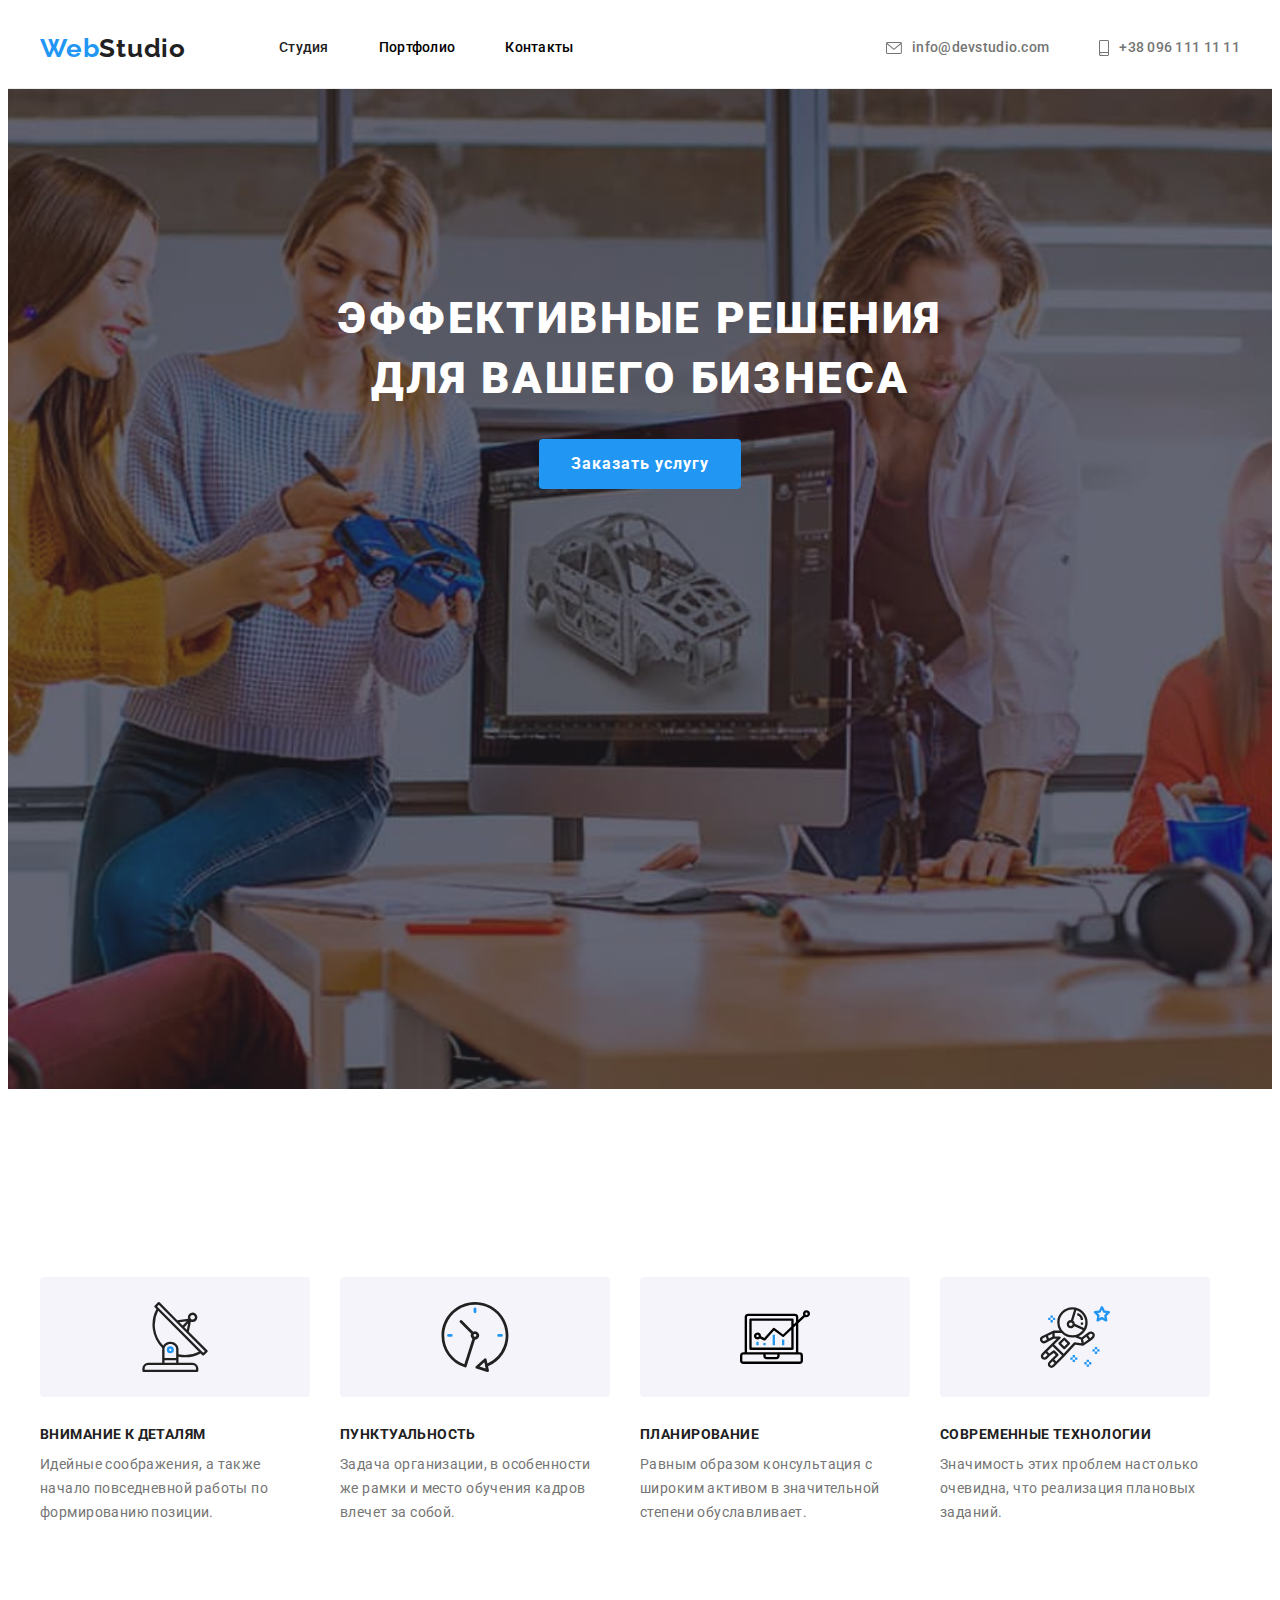
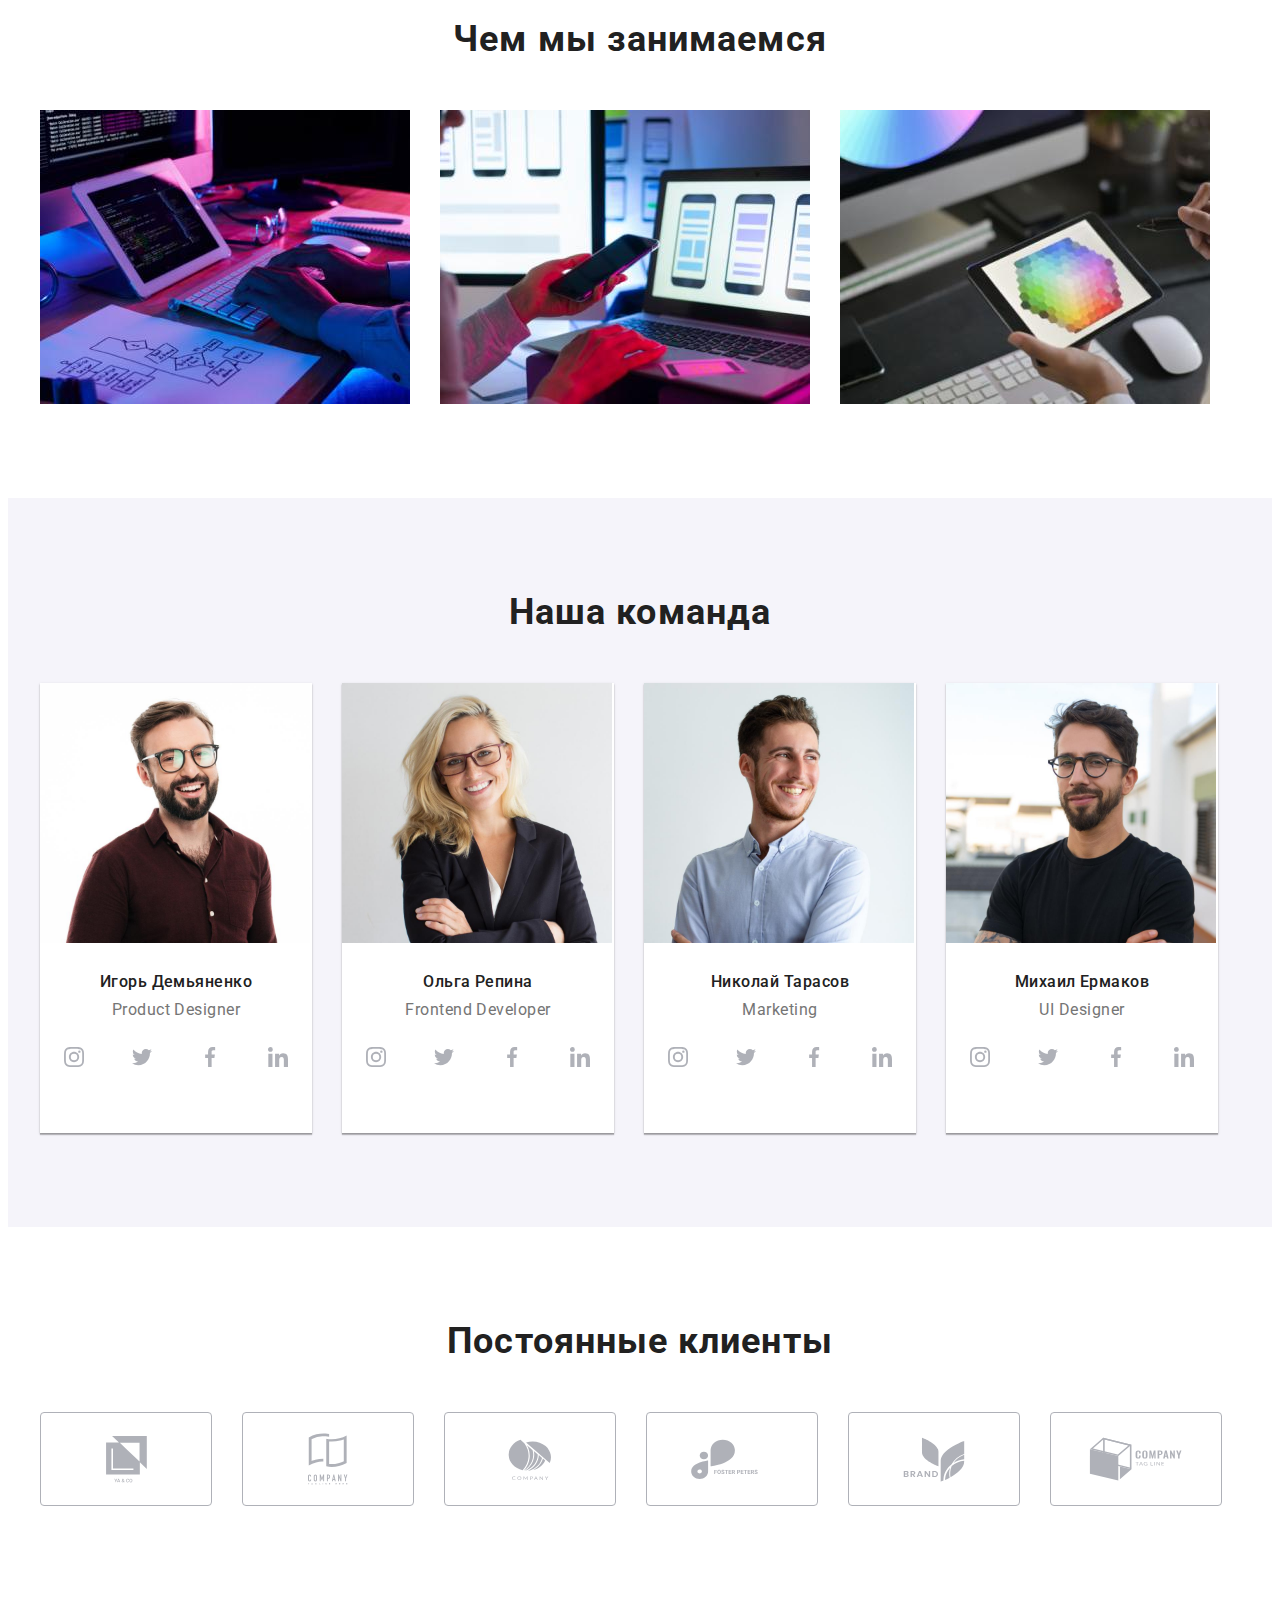
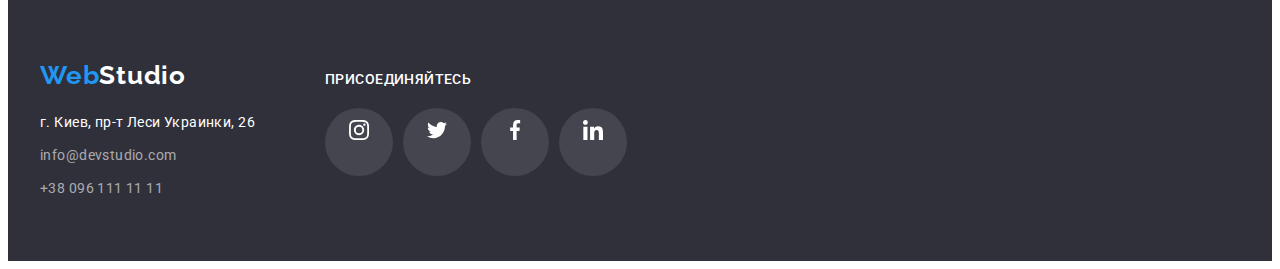
<file: index.html>
<!DOCTYPE html>
<html lang="ru">
<head>
    <meta charset="UTF-8">
    <meta http-equiv="X-UA-Compatible" content="IE=edge">
    <meta name="viewport" content="width=device-width, initial-scale=1.0">
    <title>Студия</title>
    <link rel="preconnect" href="https://fonts.googleapis.com">
    <link rel="preconnect" href="https://fonts.gstatic.com" crossorigin>
    <link href="https://fonts.googleapis.com/css2?family=Raleway:wght@700&family=Roboto:wght@400;500;700;900&display=swap"
        rel="stylesheet">
    <link rel="stylesheet" href="https://cdnjs.cloudflare.com/ajax/libs/modern-normalize/1.1.0/modern-normalize.min.css"
        integrity="sha512-wpPYUAdjBVSE4KJnH1VR1HeZfpl1ub8YT/NKx4PuQ5NmX2tKuGu6U/JRp5y+Y8XG2tV+wKQpNHVUX03MfMFn9Q=="
        crossorigin="anonymous" referrerpolicy="no-referrer" />
    <link rel="stylesheet" href="./styles/styles.css">
    
    
</head>
<body>
    <header class="page-header">
        <div class="container">
            <nav class="main-nav">
                <a href="./index.html" class="logo-header"><span class="web">Web</span><span class="studio-black">Studio</span></a>
            
                <ul class="site-nav list">
                    <li class="item"><a href="./index.html" class="link current">Студия</a></li>
                    <li class="item"><a href="./portfolio.html" class="link">Портфолио</a></li>
                    <li class="item"><a href="" class="link">Контакты</a></li>
                </ul>

                <ul class="site-contacts list">
                    <li class="item"><a href="mailto:info@devstudio.com" class="link-header">
                        <svg class="contacts-icon" width="16px" height="12px">
                            <use href="images\icon.svg#mail"></use>
                        </svg> info@devstudio.com</a></li>
                    <li class="item"><a href="tel:+380961111111" class="link-header">
                        <svg class="contacts-icon" width="10px" height="16px">
                            <use href="images\icon.svg#tel"></use>
                        </svg> +38 096 111 11 11</a></li>
                </ul>
            
            </nav>
        </div>
       
    </header>

    <main>
        <section class="hero">
            <div class="overlay">
                <h1 class="hero-title">Эффективные решения <br> для вашего бизнеса</h1>
                <button type="button" class="button-hero">Заказать услугу</button>
            </div>
            
        </section>
        
        <section class="features">
            <div class="container">
                <h2 class="features-post hidden">Преимущества компании</h2>
                <ul class="features-list list">
                    <li class="item">
                        <div class="features-icons">
                            <svg class="features-icon">
                                <use href="images\icon.svg#antenna" width="70px" height="70px"></use>
                            </svg>
                        </div>
                        <h3 class="features-list-title">Внимание к деталям</h3>
                        <p class="features-list-text">Идейные соображения, а также начало повседневной работы по формированию позиции.
                        </p>
                    </li>
                    <li class="item">
                        <div class="features-icons">
                            <svg class="features-icon">
                                <use href="images\icon.svg#clock" width="70px" height="70px"></use>
                            </svg>
                        </div>
                        <h3 class="features-list-title">Пунктуальность</h3>
                        <p class="features-list-text">Задача организации, в особенности же рамки и место обучения кадров влечет за
                            собой.</p>
                    </li>
                    <li class="item">
                        <div class="features-icons">
                            <svg class="features-icon">
                                <use href="images\icon.svg#diagram" width="70px" height="70px"></use>
                            </svg>
                        </div>
                        <h3 class="features-list-title">Планирование</h3>
                        <p class="features-list-text">Равным образом консультация с широким активом в значительной степени
                            обуславливает.</p>
                    </li>
                    <li class="item">
                        <div class="features-icons">
                            <svg class="features-icon">
                                <use href="images\icon.svg#astronaut" width="70px" height="70px"></use>
                            </svg>
                        </div>
                        <h3 class="features-list-title">Современные технологии</h3>
                        <p class="features-list-text">Значимость этих проблем настолько очевидна, что реализация плановых заданий.</p>
                    </li>
                </ul>
            </div>
        </section>
        
        <section class="cards-section">
            <div class="container">
                <h2 class="section-post">Чем мы занимаемся</h2>
                
                <ul class="cards list">
                    <li class="item">
                        <a href="">
                            <img src="./images/box1.jpg" alt="картинка1" width="370" height="294">
                        </a>
                    </li>
                    <li class="item">
                        <a href="">
                            <img src="./images/box2.jpg" alt="картинка2" width="370" height="294">
                        </a>
                    </li>
                    <li class="item">
                        <a href="">
                            <img src="./images/box3.jpg" alt="картинка3" width="370" height="294">
                        </a>
                    </li>
                </ul>
            </div>
            
        </section>
        
        <section class="team-section">
            <div class="container">
                <h2 class="section-post">Наша команда</h2>
                <ul class="team-list list">
                    <li class="item">
                        <img src="images/igor.jpg" alt="Игорь Демьяненко" width="270" height="260">
                        <div class="team-title-text">
                            <h3 class="team-list-title">Игорь Демьяненко</h3>
                            <p class="team-list-text" lang="en">Product Designer</p>
                            <ul class="social-list">
                                <li>
                                    <a class="social-icons" href="">
                                        <svg class="social-icon"  width="20px" height="20px">
                                            <use href="images\icon.svg#instagram"></use>
                                        </svg>
                                    </a>
                                </li>
                                <li>
                                    <a class="social-icons" href="">
                                        <svg class="social-icon" width="20px" height="20px">
                                            <use href="images\icon.svg#twitter"></use>
                                        </svg>
                                    </a>
                                </li>
                                <li>
                                    <a class="social-icons" href="">
                                        <svg class="social-icon" width="20px" height="20px">
                                            <use href="images\icon.svg#facebook"></use>
                                        </svg>
                                    </a>
                                </li>
                                <li>
                                    <a class="social-icons" href="">
                                        <svg class="social-icon" width="20px" height="20px">
                                            <use href="images\icon.svg#linkedin"></use>
                                        </svg>
                                    </a>
                                </li>
                            </ul>
                        </div>
                    </li>
                    <li class="item">
                        <img src="images/olga.jpg" alt="Ольга Репина" width="270" height="260">
                        <div class="team-title-text">
                            <h3 class="team-list-title">Ольга Репина</h3>
                            <p class="team-list-text" lang="en">Frontend Developer</p>
                            <ul class="social-list">
                                <li>
                                    <a class="social-icons" href="">
                                        <svg class="social-icon" width="20px" height="20px">
                                            <use href="images\icon.svg#instagram"></use>
                                        </svg>
                                    </a>
                                </li>
                                <li>
                                    <a class="social-icons" href="">
                                        <svg class="social-icon" width="20px" height="20px">
                                            <use href="images\icon.svg#twitter"></use>
                                        </svg>
                                    </a>
                                </li>
                                <li>
                                    <a class="social-icons" href="">
                                        <svg class="social-icon" width="20px" height="20px">
                                            <use href="images\icon.svg#facebook"></use>
                                        </svg>
                                    </a>
                                </li>
                                <li>
                                    <a class="social-icons" href="">
                                        <svg class="social-icon" width="20px" height="20px">
                                            <use href="images\icon.svg#linkedin"></use>
                                        </svg>
                                    </a>
                                </li>
                            </ul>
                        </div>
                    </li>
                    <li class="item">
                        <img src="images/nik.jpg" alt="Николай Тарасов" width="270" height="260">
                        <div class="team-title-text">
                            <h3 class="team-list-title">Николай Тарасов</h3>
                            <p class="team-list-text" lang="en">Marketing</p>
                            <ul class="social-list">
                                <li>
                                    <a class="social-icons" href="">
                                        <svg class="social-icon" width="20px" height="20px">
                                            <use href="images\icon.svg#instagram"></use>
                                        </svg>
                                    </a>
                                </li>
                                <li>
                                    <a class="social-icons" href="">
                                        <svg class="social-icon" width="20px" height="20px">
                                            <use href="images\icon.svg#twitter"></use>
                                        </svg>
                                    </a>
                                </li>
                                <li>
                                    <a class="social-icons" href="">
                                        <svg class="social-icon" width="20px" height="20px">
                                            <use href="images\icon.svg#facebook"></use>
                                        </svg>
                                    </a>
                                </li>
                                <li>
                                    <a class="social-icons" href="">
                                        <svg class="social-icon" width="20px" height="20px">
                                            <use href="images\icon.svg#linkedin"></use>
                                        </svg>
                                    </a>
                                </li>
                            </ul>
                        </div>
                    </li>
                    <li class="item">
                        <img src="images/mike.jpg" alt="Михаил Ермаков" width="270" height="260">
                        <div class="team-title-text">
                            <h3 class="team-list-title">Михаил Ермаков</h3>
                            <p class="team-list-text" lang="en">UI Designer</p>
                            <ul class="social-list">
                                <li>
                                    <a class="social-icons" href="">
                                        <svg class="social-icon" width="20px" height="20px">
                                            <use href="images\icon.svg#instagram"></use>
                                        </svg>
                                    </a>
                                </li>
                                <li>
                                    <a class="social-icons" href="">
                                        <svg class="social-icon" width="20px" height="20px">
                                            <use href="images\icon.svg#twitter"></use>
                                        </svg>
                                    </a>
                                </li>
                                <li>
                                    <a class="social-icons" href="">
                                        <svg class="social-icon" width="20px" height="20px">
                                            <use href="images\icon.svg#facebook"></use>
                                        </svg>
                                    </a>
                                </li>
                                <li>
                                    <a class="social-icons" href="">
                                        <svg class="social-icon" width="20px" height="20px">
                                            <use href="images\icon.svg#linkedin"></use>
                                        </svg>
                                    </a>
                                </li>
                            </ul>
                        </div>
                    </li>
                </ul>
            </div>
            
        
        </section>

        <section class="clients-section">
            <div class="container">
                <h2 class="section-post">Постоянные клиенты</h2>
                <ul class="clients-list">
                    <li class="item">
                        <div>
                            <a class="clients-icon" href="">
                            <svg class="icon-company" width="41px" height="46.7px">
                                <use href="images\icon.svg#company1"></use>
                            </svg>
                        </a>
                        </div>
                    </li>
                    <li class="item">
                        <div>
                            <a class="clients-icon" href="">
                                <svg class="icon-company" width="40px" height="52px">
                                    <use href="images\icon.svg#company2"></use>
                                </svg>
                            </a>
                        </div>
                    </li>
                    <li class="item">
                        <div>
                            <a class="clients-icon" href="">
                                <svg class="icon-company" width="43.46px" height="41.18px">
                                    <use href="images\icon.svg#company3"></use>
                                </svg>
                            </a>
                        </div>
                    </li>
                    <li class="item">
                        <div>
                            <a class="clients-icon" href="">
                                <svg class="icon-company" width="84.88px" height="40.62px">
                                    <use href="images\icon.svg#company4"></use>
                                </svg>
                            </a>
                        </div>
                    </li>
                    <li class="item">
                        <div>
                            <a class="clients-icon" href="">
                                <svg class="icon-company" width="62.54px" height="45.43px">
                                    <use href="images\icon.svg#company5"></use>
                                </svg>
                            </a>
                        </div>
                    </li>
                    <li class="item">
                        <div>
                            <a class="clients-icon" href="">
                                <svg class="icon-company" width="93.79px" height="43.93px">
                                    <use href="images\icon.svg#company6"></use>
                                </svg>
                            </a>
                        </div>
                    </li>
                    
                  
                </ul>
            </div>
        </section>

    </main>

    <footer>
        <div class="footer-list container">
            <div class="contacts-footer">
                <a class="logo-footer" href=""><span class="web">Web</span><span class="studio-white">Studio</span></a>
                <p class="city">г. Киев, пр-т Леси Украинки, 26</p>
                <address>
                    <a href="mailto:nfo@devstudio.com" class="footer-link-mail">info@devstudio.com</a>
                    <a href="tel:+380961111111" class="footer-link-tel">+38 096 111 11 11</a>
                </address>
            
            </div>
            <div class="join-footer">
                <h3 class="join-section-title">Присоединяйтесь</h3>
                <ul class="social-list-footer">
                    <li>
                        <a class="social-icons-footer" href="">
                            <svg class="social-icon-footer" width="20px" height="20px">
                                <use href="images\icon.svg#instagram"></use>
                            </svg>
                        </a>
                    </li>
                    <li>
                        <a class="social-icons-footer" href="">
                            <svg class="social-icon-footer" width="20px" height="20px">
                                <use href="images\icon.svg#twitter"></use>
                            </svg>
                        </a>
                    </li>
                    <li>
                        <a class="social-icons-footer" href="">
                            <svg class="social-icon-footer" width="20px" height="20px">
                                <use href="images\icon.svg#facebook"></use>
                            </svg>
                        </a>
                    </li>
                    <li>
                        <a class="social-icons-footer" href="">
                            <svg class="social-icon-footer" width="20px" height="20px">
                                <use href="images\icon.svg#linkedin"></use>
                            </svg>
                        </a>
                    </li>
                </ul>
            </div>
        </div>
        
        
    </footer>

</body>
</html>
</file>
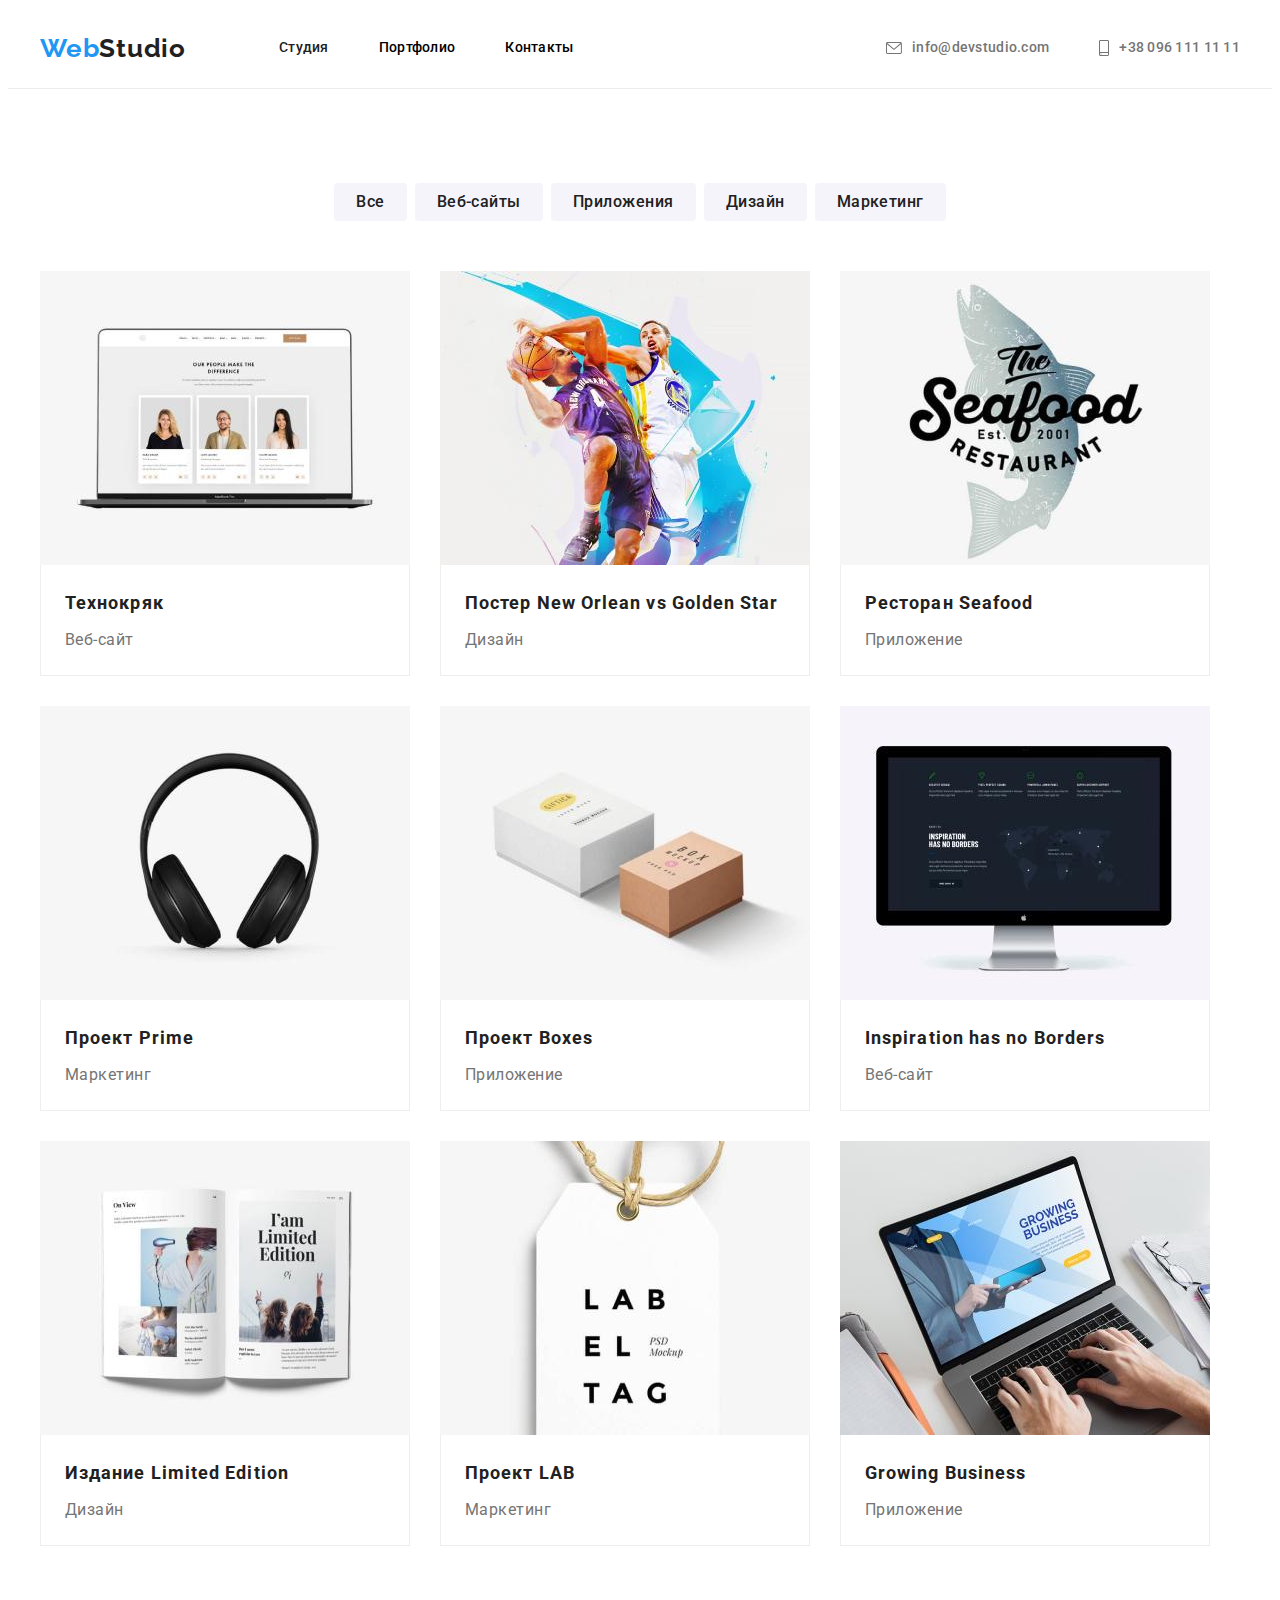
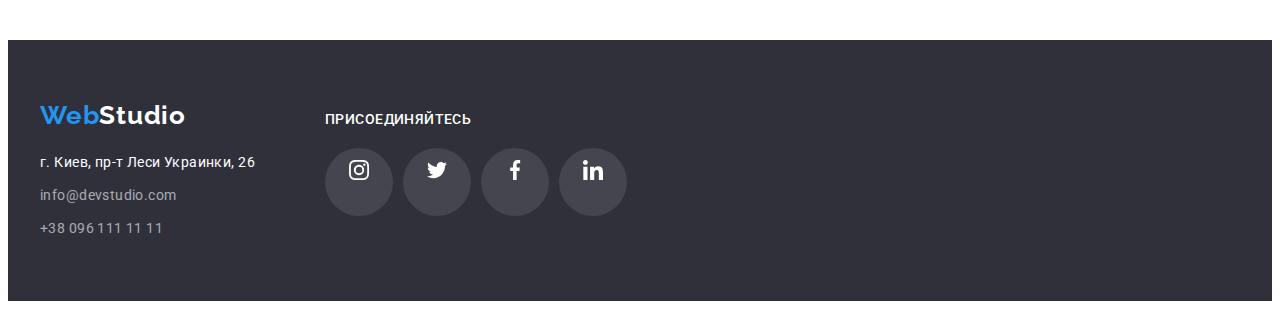
<file: portfolio.html>
<!DOCTYPE html>
<html lang="ru">
<head>
    <meta charset="UTF-8">
    <meta http-equiv="X-UA-Compatible" content="IE=edge">
    <meta name="viewport" content="width=device-width, initial-scale=1.0">
    <title>Портфолио</title>
    <link rel="preconnect" href="https://fonts.googleapis.com">
    <link rel="preconnect" href="https://fonts.gstatic.com" crossorigin>
    <link href="https://fonts.googleapis.com/css2?family=Raleway:wght@700&family=Roboto:wght@400;500;700;900&display=swap"
        rel="stylesheet">
    <link rel="stylesheet" href="https://cdnjs.cloudflare.com/ajax/libs/modern-normalize/1.1.0/modern-normalize.min.css"
        integrity="sha512-wpPYUAdjBVSE4KJnH1VR1HeZfpl1ub8YT/NKx4PuQ5NmX2tKuGu6U/JRp5y+Y8XG2tV+wKQpNHVUX03MfMFn9Q=="
        crossorigin="anonymous" referrerpolicy="no-referrer" />
    <link rel="stylesheet" href="./styles/styles.css">


</head>

<body>
    <header class="page-header">
        <div class="container">
            <nav class="main-nav">
                <a href="./index.html" class="logo-header"><span class="web">Web</span><span
                        class="studio-black">Studio</span></a>
    
                <ul class="site-nav list">
                    <li class="item"><a href="./index.html" class="link current">Студия</a></li>
                    <li class="item"><a href="./portfolio.html" class="link">Портфолио</a></li>
                    <li class="item"><a href="" class="link">Контакты</a></li>
                </ul>
    
                <ul class="site-contacts list">
                    <li class="item"><a href="mailto:info@devstudio.com" class="link-header">
                            <svg class="contacts-icon" width="16px" height="12px">
                                <use href="images\icon.svg#mail"></use>
                            </svg> info@devstudio.com</a></li>
                    <li class="item"><a href="tel:+380961111111" class="link-header">
                            <svg class="contacts-icon" width="10px" height="16px">
                                <use href="images\icon.svg#tel"></use>
                            </svg> +38 096 111 11 11</a></li>
                </ul>
    
            </nav>
        </div>
    
    </header>


    <main>
       <section>
           <div class="container">
            <h2 class="filter-title hidden">Portfolio</h2>
            <ul class="filter-title-list list">
                <li class="item"><button type="button" class="filter-button">Все</button></li>
                <li class="item"><button type="button" class="filter-button">Веб-сайты</button></li>
                <li class="item"><button type="button" class="filter-button">Приложения</button></li>
                <li class="item"><button type="button" class="filter-button">Дизайн</button></li>
                <li class="item"><button type="button" class="filter-button">Маркетинг</button></li>
            </ul>
            
            <ul class="works-list list">
                <li class="item">
                    <img src="./images/технокряк.jpg" alt="технокряк" width="370">
                    <div class="works-title-text">
                        <h3 class="works-list-title">Технокряк</h3>
                        <p class="works-list-text">Веб-сайт</p>
                    </div>
                </li>
                <li class="item">
                    <img src="./images/орлеан.jpg" alt="орлеан" width="370">
                   <div class="works-title-text">
                        <h3 class="works-list-title">Постер New Orlean vs Golden Star</h3>
                        <p class="works-list-text">Дизайн</p>
                   </div>
                </li>
                <li class="item">
                    <img src="./images/seafood.jpg" alt="ресторан" width="370">
                    <div class="works-title-text">
                        <h3 class="works-list-title">Ресторан Seafood</h3>
                        <p class="works-list-text">Приложение</p>
                    </div>
                </li>
                <li class="item">
                    <img src="./images/наушники.jpg" alt="наушники" width="370">
                    <div class="works-title-text">
                        <h3 class="works-list-title">Проект Prime</h3>
                        <p class="works-list-text">Маркетинг</p>
                    </div>
                </li>
                <li class="item">
                    <img src="./images/boxes.jpg" alt="коробки" width="370">
                    <div class="works-title-text">
                        <h3 class="works-list-title">Проект Boxes</h3>
                        <p class="works-list-text">Приложение</p>
                    </div>
                </li>
                <li class="item">
                    <img src="./images/монитор.jpg" alt="монитор" width="370">
                    <div class="works-title-text">
                        <h3 class="works-list-title" lang="en">Inspiration has no Borders</h3>
                        <p class="works-list-text">Веб-сайт</p>
                    </div>
                </li>
                <li class="item">
                    <img src="./images/книга.jpg" alt="book" width="370">
                    <div class="works-title-text">
                        <h3 class="works-list-title">Издание Limited Edition</h3>
                        <p class="works-list-text">Дизайн</p>
                    </div>
                </li>
                <li class="item">
                    <img src="./images/лаб.jpg" alt="lab" width="370">
                    <div class="works-title-text">
                        <h3 class="works-list-title">Проект LAB</h3>
                        <p class="works-list-text">Маркетинг</p>
                    </div>
                </li>
                <li class="item">
                    <img src="./images/ноут.jpg" alt="notebook" width="370">
                    <div class="works-title-text">
                        <h3 class="works-list-title" lang="en">Growing Business</h3>
                        <p class="works-list-text">Приложение</p>
                    </div>
                </li>
            </ul>
           </div>
            
       </section>

    </main>

<footer>
    <div class="footer-list container">
        <div class="contacts-footer">
            <a class="logo-footer" href=""><span class="web">Web</span><span class="studio-white">Studio</span></a>
            <p class="city">г. Киев, пр-т Леси Украинки, 26</p>
            <address>
                <a href="mailto:nfo@devstudio.com" class="footer-link-mail">info@devstudio.com</a>
                <a href="tel:+380961111111" class="footer-link-tel">+38 096 111 11 11</a>
            </address>

        </div>
        <div class="join-footer">
            <h3 class="join-section-title">Присоединяйтесь</h3>
            <ul class="social-list-footer">
                <li>
                    <a class="social-icons-footer" href="">
                        <svg class="social-icon-footer" width="20px" height="20px">
                            <use href="images\icon.svg#instagram"></use>
                        </svg>
                    </a>
                </li>
                <li>
                    <a class="social-icons-footer" href="">
                        <svg class="social-icon-footer" width="20px" height="20px">
                            <use href="images\icon.svg#twitter"></use>
                        </svg>
                    </a>
                </li>
                <li>
                    <a class="social-icons-footer" href="">
                        <svg class="social-icon-footer" width="20px" height="20px">
                            <use href="images\icon.svg#facebook"></use>
                        </svg>
                    </a>
                </li>
                <li>
                    <a class="social-icons-footer" href="">
                        <svg class="social-icon-footer" width="20px" height="20px">
                            <use href="images\icon.svg#linkedin"></use>
                        </svg>
                    </a>
                </li>
            </ul>
        </div>
    </div>


</footer>
</body>
</html>
</file>
<file: styles/styles.css>
:root {
  --primary-text-color: #212121;
  --accent-color: #2196f3;
  --secondary-text-color: #757575;
  --white-text-color: #ffffff;
  --background-white-color: #e5e5e5;
  --background-grey-color: #f5f4fa;
}

body {
  font-family: Roboto, sans-serif;
}

/*---------- утилиты -------------*/

.list {
  list-style: none;
  padding: 0;
  margin: 0;
}

.container {
  width: 1200px;
  padding-left: 15px;
  padding-right: 15px;
  margin: 0 auto;
}

p,
h1,
h2,
h3 {
  margin: 0;
}

ul {
  margin: 0;
  padding: 0;
  list-style: none;
}

img {
  display: block;
}

.link {
  text-decoration: none;
}

section {
  padding-top: 94px;
  padding-bottom: 94px;
}

.section-post {
  text-align: center;
}

/*---------- лого -------------*/

.page-header {
  border-bottom: 1px solid #ececec;
}

.logo-header {
  margin-right: 93px;
  text-align: left;
}

.logo-header,
.logo-footer {
  font-family: Raleway, sans-serif;
  font-weight: 700;
  font-size: 26px;
  line-height: 1.19;
  text-decoration: none;
  letter-spacing: 0.03em;
}

.web {
  color: #2196f3;
}

.studio-black {
  font-family: Raleway, sans-serif;
  color: #212121;
}

/*---------- site nav -------------*/
.main-nav {
  display: flex;
  align-items: center;
}

.site-nav {
  display: flex;
}

.site-nav .item:not(:last-child) {
  margin-right: 50px;
}

.site-nav .link {
  display: block;
  padding-top: 32px;
  padding-bottom: 32px;

  font-weight: 500;
  font-size: 14px;
  line-height: 1.14;
  letter-spacing: 0.02em;
  color: inherit;
  text-decoration: none;
  background-color: #ffffff;
}

.site-nav .link:hover,
.site-nav .link:focus {
  color: var(--accent-color);
}

.site-nav .link.current {
  color: var(--primary-text-color);
}

/*---------- site contacts -------------*/

.site-contacts {
  display: flex;
  margin-left: auto;
}

.site-contacts .item + .item {
  margin-left: 50px;
}

.link-header {
  display: flex;
  align-items: center;
  justify-content: center;
  font-weight: 500;
  font-size: 14px;
  line-height: 1.14;
  letter-spacing: 0.02em;
  color: var(--secondary-text-color);
  text-decoration: none;
}

.link-header:hover,
.link-header:focus {
  color: var(--accent-color);
}

.link-header:hover .contacts-icon,
.link-header:focus .contacts-icon {
  fill: var(--accent-color);
}

.contacts-icon {
  margin-right: 10px;
  fill: var(--secondary-text-color);
}

/*---------- Hero -------------*/
.overlay {
  padding-top: 200px;
  padding-bottom: 200px;
  max-width: 1600px;
  height: 600px;
  margin-left: auto;
  margin-right: auto;
  background-image: linear-gradient(
      rgba(47, 48, 58, 0.4),
      rgba(47, 48, 58, 0.4)
    ),
    url(../images/hero.jpg);

  background-position: center;
  background-size: cover;
  background-repeat: no-repeat;
}

.hero {
  text-align: center;
  padding-top: 0;
}

.hero-title {
  margin-bottom: 30px;
  font-weight: 900;
  font-size: 44px;
  line-height: 1.36;
  letter-spacing: 0.06em;
  text-transform: uppercase;
  color: #ffffff;
}

.button-hero {
  text-align: center;
  padding: 10px 32px 10px 32px;
  border: none;
  border-radius: 4px;
  font-size: 16px;
  font-family: inherit;
  font-weight: 700;
  line-height: 1.88;
  letter-spacing: 0.06em;
  text-decoration: none;
  cursor: pointer;
  color: #ffffff;
  background-color: #2196f3;
}

/*---------- features -------------*/

.features-icons {
  display: flex;
  height: 120px;
  background-color: #f5f4fa;
  border-radius: 4px;
  align-items: center;
  justify-content: center;
  margin-bottom: 30px;
}

.features-icon {
  width: 70px;
  height: 70px;
}

.features-list {
  display: flex;
}

.features-list .item {
  width: 270px;
}

.features-list .item:not(:last-child) {
  margin-right: 30px;
}

.features-list-title {
  margin-bottom: 10px;
}

.section-post {
  margin-bottom: 50px;
  font-weight: 700;
  font-size: 36px;
  line-height: 1.14;
  letter-spacing: 0.03em;
  color: var(--primary-text-color);
}

.hidden {
  position: absolute;
  white-space: nowrap;
  width: 1px;
  height: 1px;
  overflow: hidden;
  border: 0;
  padding: 0;
  clip: rect(0 0 0 0);
  clip-path: inset(50%);
  margin: -1px;
}

.features-list-title {
  font-weight: 700;
  font-size: 14px;
  line-height: 1.14;
  letter-spacing: 0.03em;
  text-transform: uppercase;
  color: var(--primary-text-color);
}

.features-list-text {
  font-size: 14px;
  line-height: 1.71;
  letter-spacing: 0.03em;
  color: var(--secondary-text-color);
}

/*---------- cards works -------------*/

.cards {
  display: flex;
}

.cards-section {
  padding-top: 0;
}

.cards .item:not(:last-child) {
  margin-right: 30px;
}

/*---------- team -------------*/

.team-title-text {
  padding-bottom: 30px;
  padding-top: 30px;
}

.team-list {
  display: flex;
  text-align: center;
}

.team-list-title {
  margin-bottom: 10px;
  font-size: 16px;
  font-weight: 500;
  line-height: 1.14;
  letter-spacing: 0.03em;
  color: var(--primary-text-color);
}

.team-list-text {
  font-size: 16px;
  line-height: 1.14;
  letter-spacing: 0.03em;
  color: var(--secondary-text-color);
  margin-bottom: 16px;
}

.team-list .item:not(:last-child) {
  margin-right: 30px;
}

.team-list .item {
  box-shadow: 0px 1px 3px rgba(0, 0, 0, 0.12), 0px 1px 1px rgba(0, 0, 0, 0.14),
    0px 2px 1px rgba(0, 0, 0, 0.2);
  background-color: var(--white-text-color);
}

.social-list {
  display: flex;
  align-items: center;
  justify-content: center;
}

.social-icons {
  display: block;
  width: 44px;
  height: 44px;
  padding: 12px;
  color: #afb1b8;
  cursor: pointer;
  align-items: center;
}

.social-icon {
  fill: #afb1b8;
}

.social-icons:hover,
.social-icons:focus {
  background-color: var(--accent-color);
  color: var(--white-text-color);
  border-radius: 50%;
}

.social-icons:hover .social-icon,
.social-icons:focus .social-icon {
  fill: var(--white-text-color);
}

.social-list .social-icons:not(:last-child) {
  margin-right: 10px;
}

.team-section {
  background-color: #f5f4fa;
}

/*---------- clients ------------*/

.clients-list {
  display: flex;
}

.clients-icon {
  display: flex;
  align-items: center;
  justify-content: center;
  width: 170px;
  height: 92px;
  border-radius: 4px;
  border: 1px solid #afb1b8;
  cursor: pointer;
  color: #afb1b8;
}

.clients-list .item:not(:last-child) {
  margin-right: 30px;
}

.icon-company {
  fill: #afb1b8;
}

.clients-icon:hover .icon-company,
.clients-icon:focus .icon-company {
  fill: var(--accent-color);
}

.clients-icon:hover,
.clients-icon:focus {
  border: 1px solid var(--accent-color);
  fill: var(--accent-color);
}

/*---------- footer -------------*/

footer {
  background-color: #2f303a;
  margin-left: auto;
  margin-right: auto;
}

.footer-list {
  padding-top: 60px;
  padding-bottom: 60px;
  display: flex;
  align-items: baseline;
}

.logo-footer {
  display: block;
  margin-bottom: 20px;
}

.city {
  margin-bottom: 9px;
  font-size: 14px;
  line-height: 1.71;
  font-style: normal;
  letter-spacing: 0.03em;
  color: #ffffff;
}

.studio-white {
  color: #ffffff;
  font-family: Raleway, sans-serif;
  text-decoration: none;
}

.footer-link-mail {
  display: block;
  margin-bottom: 9px;
}

.footer-link-tel {
  display: block;
}

.footer-link-mail,
.footer-link-tel {
  font-size: 14px;
  line-height: 1.71;
  letter-spacing: 0.03em;
  font-style: normal;
  text-decoration: none;
  color: rgba(255, 255, 255, 0.6);
}

.footer-link-mail:hover,
.footer-link-mail:focus {
  color: var(--accent-color);
}

.footer-link-tel:hover,
.footer-link-tel:focus {
  color: var(--accent-color);
}

.contacts-footer {
  margin-right: 70px;
}

.join-section-title {
  font-weight: 500;
  font-size: 14px;
  line-height: 1.14;
  letter-spacing: 0.03em;
  text-transform: uppercase;
  color: #ffffff;
  margin-bottom: 20px;
}

.social-list-footer {
  display: flex;
}

.social-icons-footer {
  display: block;
  text-align: center;
  width: 44px;
  height: 44px;
  padding: 12px;
  color: var(--white-text-color);
  cursor: pointer;
  background-color: rgba(255, 255, 255, 0.1);
  border-radius: 50%;
  margin-right: 10px;
}

.social-icon-footer {
  fill: var(--white-text-color);
}

.social-icons-footer:hover,
.social-icons-footer:focus {
  background-color: var(--accent-color);
}

/*---------- filter -------------*/

.filter-title-list {
  display: flex;
  justify-content: center;
  margin-bottom: 50px;
}

.filter-title-list .item:not(:last-child) {
  margin-right: 8px;
}

.filter-button:hover,
.filter-button:focus {
  color: var(--white-text-color);
  background-color: var(--accent-color);
  box-shadow: 0px 3px 1px rgba(0, 0, 0, 0.1), 0px 1px 2px rgba(0, 0, 0, 0.08),
    0px 2px 2px rgba(0, 0, 0, 0.12);
}

.filter-button {
  padding: 6px 22px 6px 22px;
  border: none;
  border-radius: 4px;
  font-family: Roboto;
  font-weight: 500;
  font-size: 16px;
  line-height: 1.63;
  letter-spacing: 0.03em;
  color: var(--primary-text-color);
  background-color: #f5f4fa;
  cursor: pointer;
}

/*---------- works section -------------*/

.works-list {
  display: flex;
  flex-wrap: wrap;
}

.works-list .item {
  width: calc((100% - 90px) / 3);
  margin-right: 30px;
  margin-bottom: 30px;
  width: 370px;
}

.works-list .item:nth-last-child(-n + 3) {
  margin-bottom: 0;
}

.works-list .item:nth-child(3n) {
  margin-right: 0;
}

.works-list .item:hover {
  box-shadow: 0px 1px 1px rgba(0, 0, 0, 0.12), 0px 4px 4px rgba(0, 0, 0, 0.06),
    1px 4px 6px rgba(0, 0, 0, 0.16);
}

.works-list-title {
  margin-bottom: 4px;
  font-weight: 700;
  font-size: 18px;
  line-height: 2;
  letter-spacing: 0.06em;
  color: var(--primary-text-color);
}

.works-list-text {
  line-height: 1.88;
  font-size: 16px;
  letter-spacing: 0.03em;
  color: var(--secondary-text-color);
}

.works-title-text {
  padding: 20px 24px 20px 24px;
  border-bottom: 1px solid #eeeeee;
  border-right: 1px solid #eeeeee;
  border-left: 1px solid #eeeeee;
}
</file>
